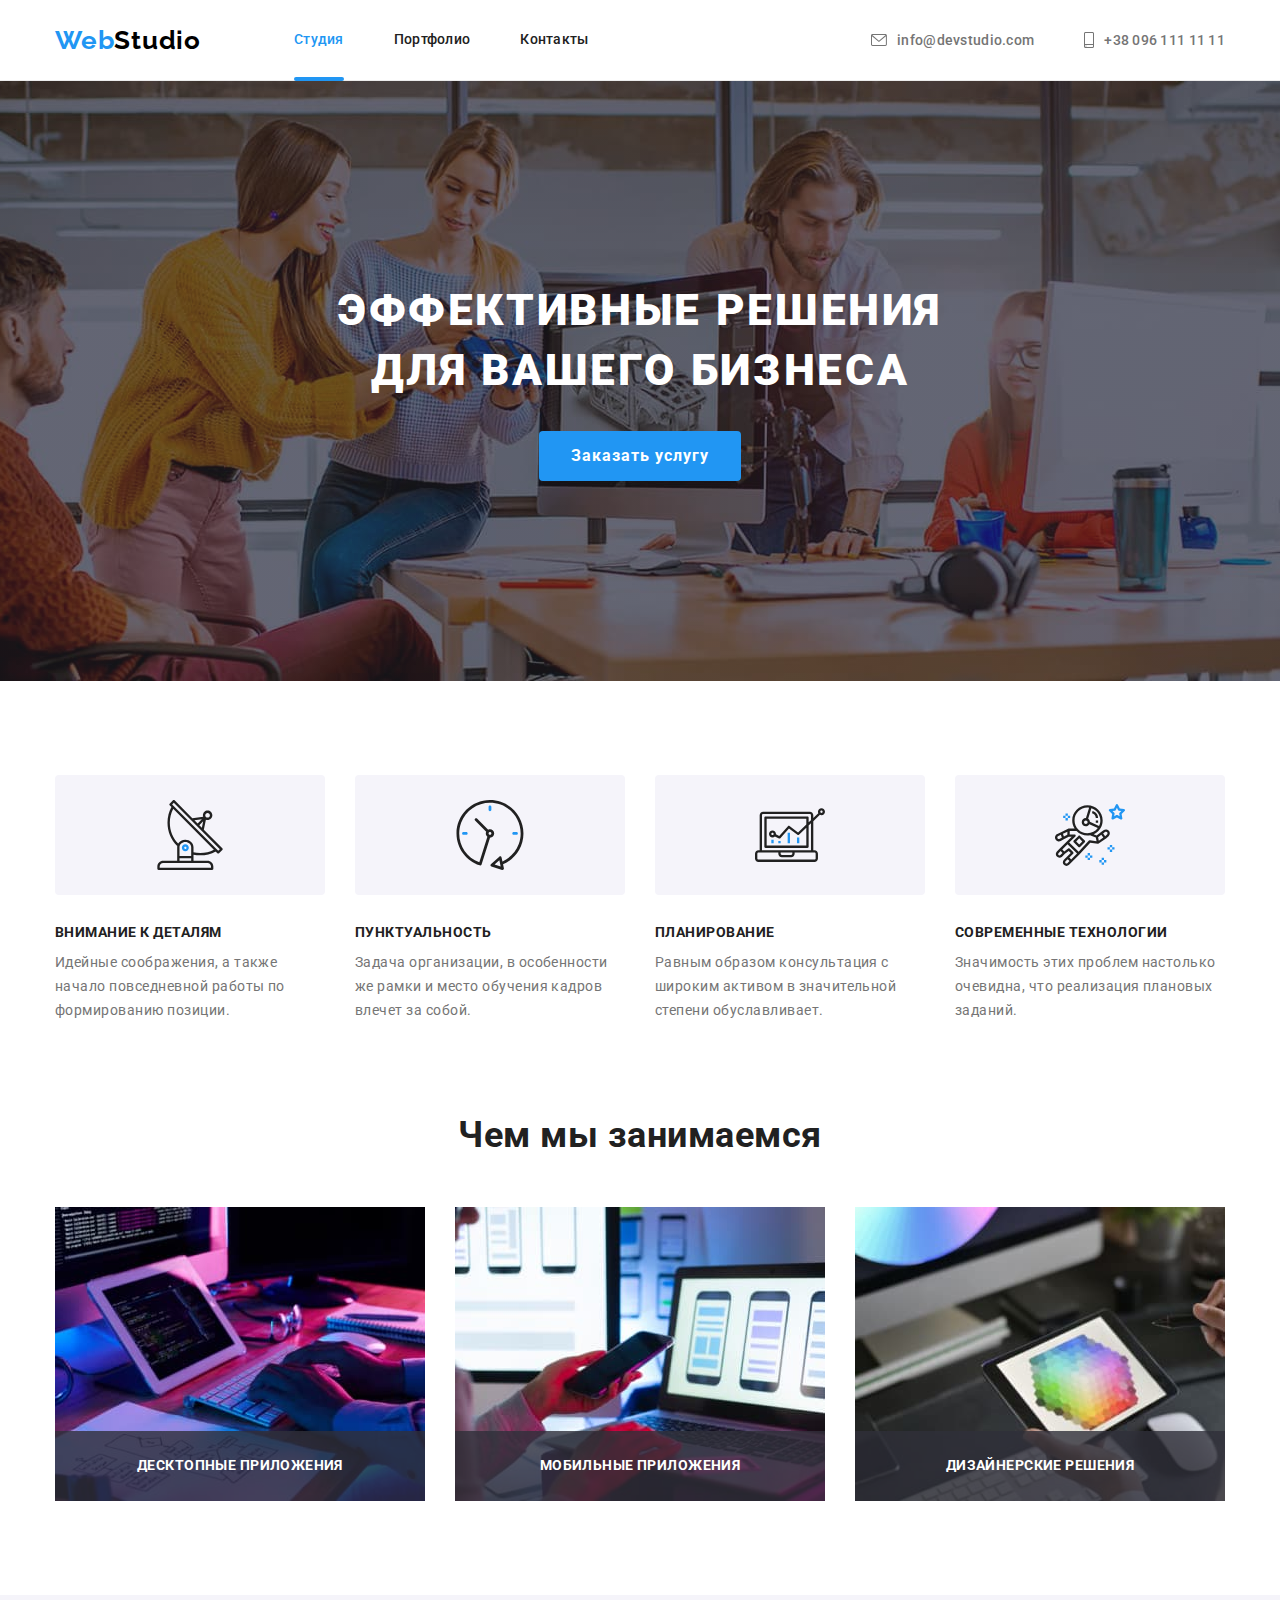
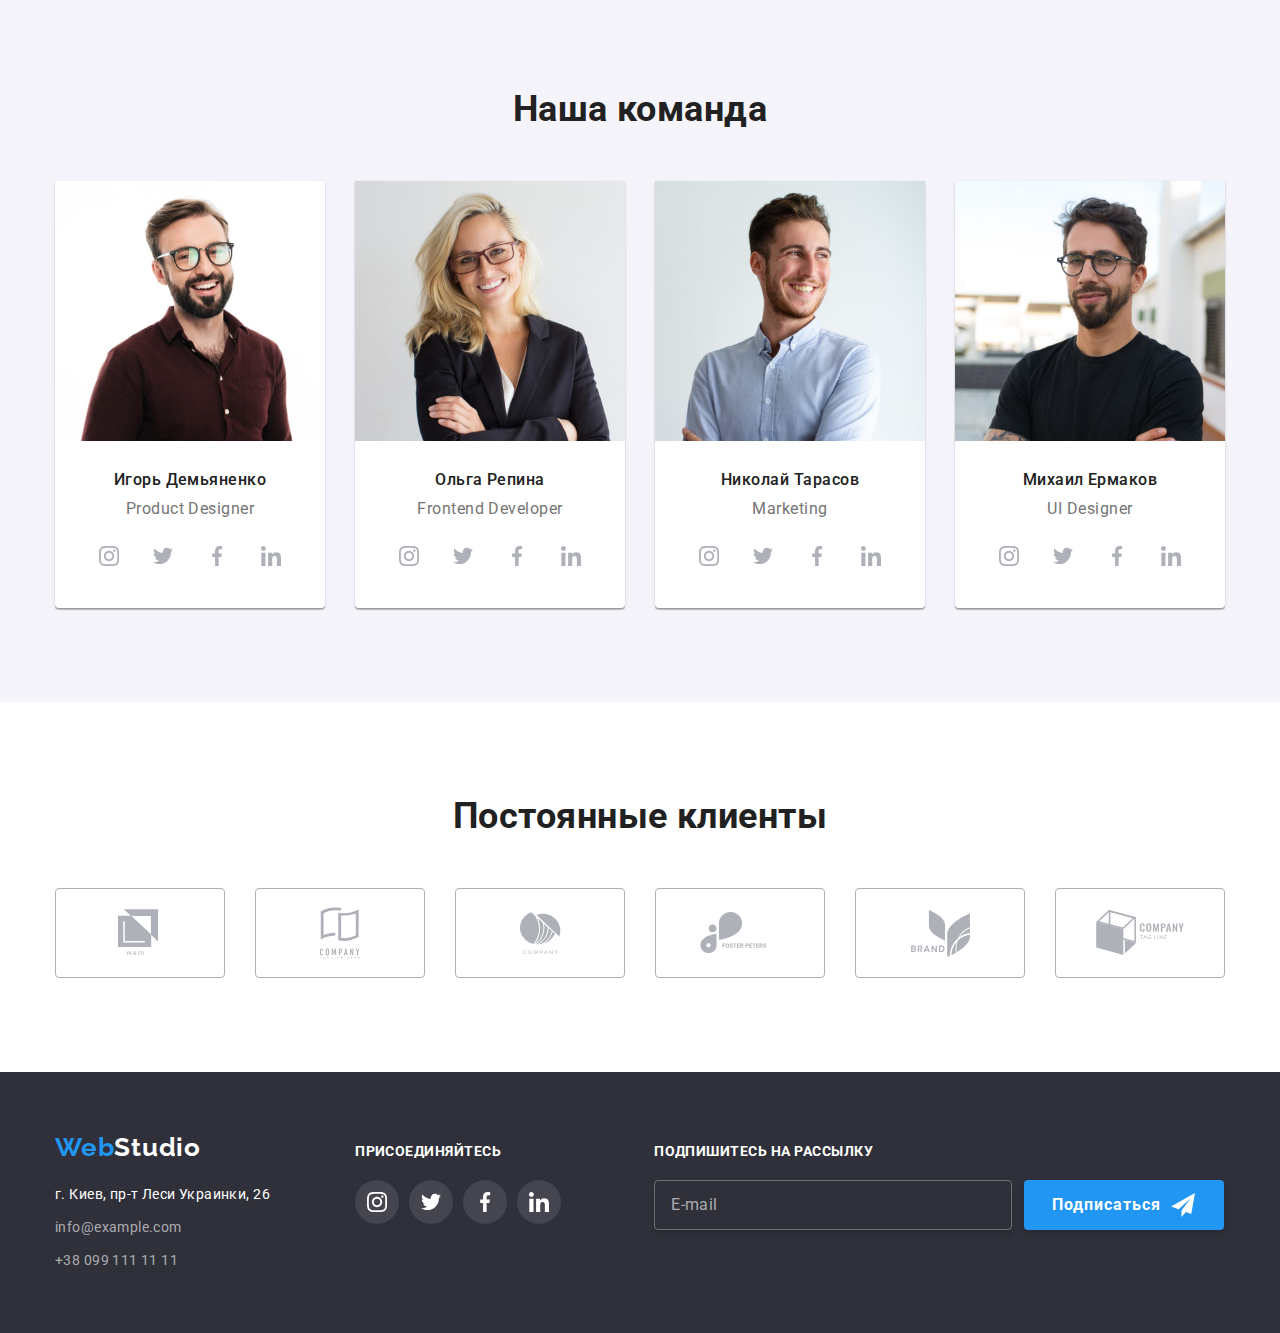
<file: index.html>
<!DOCTYPE html>
<html lang="en">

<head>
    <meta charset="UTF-8">
    <meta name="viewport" content="width=device-width, initial-scale=1.0">
    <title>WebStudio</title>
    <link rel="preconnect" href="https://fonts.gstatic.com">
    <link
        href="https://fonts.googleapis.com/css2?family=Raleway:wght@700&family=Roboto:wght@400;500;700;900&display=swap"
        rel="stylesheet">
    <link rel="stylesheet"
        href="https://cdnjs.cloudflare.com/ajax/libs/modern-normalize/1.0.0/modern-normalize.min.css">

    <link rel="stylesheet" href="./css/main.min.css">
</head>

<body>

    <header class="header">
        <div class="container nav-wrapper">
            <nav class="main-nav">
                <!-- Добавлен <span> для дальнейшей стилизации цветом -->
                <a href="./index.html" lang="en" class="logo nav-logo link"><span>Web</span>Studio</a>
                <ul class="site-nav list">
                    <li class="site-nav__item">
                        <a href="./index.html" class="site-nav__link link current">Студия</a>
                    </li>
                    <li class="site-nav__item">
                        <a href="./portfolio.html" class="site-nav__link link">Портфолио</a>
                    </li>
                    <li class="site-nav__item">
                        <a href="" class="site-nav__link link">Контакты</a>
                    </li>
                </ul>
            </nav>

            <address class="nav-contacts">
                <a class="nav-contacts__title" href="mailto:info@devstudio.com">
                    <svg class="contacts-icon" width="16px" height="12px">
                        <use href="./images/icons/sprite.svg#icon-envelope"></use>
                    </svg>
                    info@devstudio.com</a>

                <a class="nav-contacts__title" href="tel:+380961111111">
                    <svg class="contacts-icon" width="10px" height="16px">
                        <use href="./images/icons/sprite.svg#icon-smartphone"></use>
                    </svg>
                    +38 096 111 11 11</a>
            </address>
        </div>
    </header>

    <main>
        <!-- Секция Герой -->
        <section class="hero">
            <div class="container">
                <h1 class="hero__title">Эффективные решения<br> для вашего бизнеса</h1>
                <button type="button" class="button hero__button" data-modal-open>Заказать услугу</button>
            </div>
        </section>

        <!-- Секция Наши преимущества -->
        <section class="section features">
            <div class="container">
                <!-- Заголовок будет визуально скрыт -->
                <h2 class="section-title visually-hidden">Наши преимущества</h2>
                <ul class="features-list list">
                    <li class="features-list__item">
                        <div class="features-list__icon-wrapper">
                            <svg class="features-list__icon" width="70" height="70">
                                <use href="./images/icons/sprite.svg#icon-antenna"></use>
                            </svg>
                        </div>
                        <h3 class="features-list__title">Внимание к деталям</h3>
                        <p class="features-list__descriptions">Идейные соображения, а также начало повседневной работы
                            по формированию
                            позиции.</p>
                    </li>
                    <li class="features-list__item">
                        <div class="features-list__icon-wrapper">
                            <svg class="features-list__icon" width="70" height="70">
                                <use href="./images/icons/sprite.svg#icon-clock"></use>
                            </svg>
                        </div>
                        <h3 class="features-list__title">Пунктуальность</h3>
                        <p class="features-list__descriptions">Задача организации, в особенности же рамки и место
                            обучения кадров
                            влечет за собой.</p>
                    </li>
                    <li class="features-list__item">
                        <div class="features-list__icon-wrapper">
                            <svg class="features-list__icon" width="70" height="70">
                                <use href="./images/icons/sprite.svg#icon-diagram"></use>
                            </svg>
                        </div>
                        <h3 class="features-list__title">Планирование</h3>
                        <p class="features-list__descriptions">Равным образом консультация с широким активом в
                            значительной степени
                            обуславливает.</p>
                    </li>
                    <li class="features-list__item">
                        <div class="features-list__icon-wrapper">
                            <svg class="features-list__icon" width="70" height="70">
                                <use href="./images/icons/sprite.svg#icon-astronaut"></use>
                            </svg>
                        </div>
                        <h3 class="features-list__title">Современные технологии</h3>
                        <p class="features-list__descriptions">Значимость этих проблем настолько очевидна, что
                            реализация плановых
                            заданий.</p>
                    </li>
                </ul>
            </div>
        </section>

        <!-- Секция Чем мы занимаемся -->
        <section class="section service">
            <div class="container ">
                <h2 class="section-title">Чем мы занимаемся</h2>
                <ul class="service-list list">
                    <li class="service-list__item">
                        <div class="service-list__image-wrp">
                            <img src="./images/studio/img.jpg" width="370" alt="Разработка десктопных приложений">
                            <p class="service-list__overlay">Десктопные приложения</p>
                        </div>
                    </li>
                    <li class="service-list__item">
                        <div class="service-list__image-wrp">
                            <img src="./images/studio/img-2.jpg" width="370" alt="Разработка мобильных приложений">
                            <p class="service-list__overlay">Мобильные приложения</p>
                        </div>
                    </li>
                    <li class="service-list__item">
                        <div class="service-list__image-wrp">
                            <img src="./images/studio/img-3.jpg" width="370" alt="Дизайнерские решения">
                            <p class="service-list__overlay">Дизайнерские решения</p>
                        </div>
                    </li>
                </ul>
            </div>
        </section>

        <!-- Секция Наша команда -->
        <section class="section team">
            <div class="container">
                <h2 class="section-title">Наша команда</h2>
                <ul class="team-list list">
                    <!-- класс item для дальнейшего оформления карточки цветом -->
                    <li class="team-list__item">
                        <img class="team-list__image" src="./images/studio/img-7.jpg" width="270"
                            alt="Фотография Игоря Демьяненко">
                        <h3 class="team-list__title">Игорь Демьяненко</h3>
                        <p class="team-list__description" lang="en">Product Designer</p>
                        <div class="social-list__wrapper">
                            <ul class="social-list list">
                                <li class="social-list__item">
                                    <a class="social-list__link" href="">
                                        <svg class="social-list__icon" width="20" height="20">
                                            <use href="./images/icons/sprite.svg#icon-instagram"></use>
                                        </svg>
                                    </a>
                                </li>
                                <li class="social-list__item">
                                    <a class="social-list__link" href="">
                                        <svg class="social-list__icon" width="20" height="20">
                                            <use href="./images/icons/sprite.svg#icon-twitter"></use>
                                        </svg>
                                    </a>
                                </li>
                                <li class="social-list__item">
                                    <a class="social-list__link" href="">
                                        <svg class="social-list__icon" width="20" height="20">
                                            <use href="./images/icons/sprite.svg#icon-facebook"></use>
                                        </svg>
                                    </a>
                                </li>
                                <li class="social-list__item">
                                    <a class="social-list__link" href="">
                                        <svg class="social-list__icon" width="20" height="20">
                                            <use href="./images/icons/sprite.svg#icon-linkedin"></use>
                                        </svg>
                                    </a>
                                </li>
                            </ul>
                        </div>
                    </li>
                    <li class="team-list__item">
                        <img class="team-list__image" src="./images/studio/img-4.jpg" width="270" alt="Фотография Ольги Репиной">
                        <h3 class="team-list__title">Ольга Репина</h3>
                        <p class="team-list__description" lang="en">Frontend Developer</p>
                        <div class="social-list__wrapper">
                            <ul class="social-list list">
                                <li class="social-list__item">
                                    <a class="social-list__link" href="">
                                        <svg class="social-list__icon" width="20" height="20">
                                            <use href="./images/icons/sprite.svg#icon-instagram"></use>
                                        </svg>
                                    </a>
                                </li>
                                <li class="social-list__item">
                                    <a class="social-list__link" href="">
                                        <svg class="social-list__icon" width="20" height="20">
                                            <use href="./images/icons/sprite.svg#icon-twitter"></use>
                                        </svg>
                                    </a>
                                </li>
                                <li class="social-list__item">
                                    <a class="social-list__link" href="">
                                        <svg class="social-list__icon" width="20" height="20">
                                            <use href="./images/icons/sprite.svg#icon-facebook"></use>
                                        </svg>
                                    </a>
                                </li>
                                <li class="social-list__item">
                                    <a class="social-list__link" href="">
                                        <svg class="social-list__icon" width="20" height="20">
                                            <use href="./images/icons/sprite.svg#icon-linkedin"></use>
                                        </svg>
                                    </a>
                                </li>
                            </ul>
                        </div>
                    </li>
                    <li class="team-list__item">
                        <img class="team-list__image" src="./images/studio/img-5.jpg" width="270"
                            alt="Фотография Николая Тарасова">
                        <h3 class="team-list__title">Николай Тарасов</h3>
                        <p class="team-list__description" lang="en">Marketing</p>
                        <div class="social-list__wrapper">
                            <ul class="social-list list">
                                <li class="social-list__item">
                                    <a class="social-list__link" href="">
                                        <svg class="social-list__icon" width="20" height="20">
                                            <use href="./images/icons/sprite.svg#icon-instagram"></use>
                                        </svg>
                                    </a>
                                </li>
                                <li class="social-list__item">
                                    <a class="social-list__link" href="">
                                        <svg class="social-list__icon" width="20" height="20">
                                            <use href="./images/icons/sprite.svg#icon-twitter"></use>
                                        </svg>
                                    </a>
                                </li>
                                <li class="social-list__item">
                                    <a class="social-list__link" href="">
                                        <svg class="social-list__icon" width="20" height="20">
                                            <use href="./images/icons/sprite.svg#icon-facebook"></use>
                                        </svg>
                                    </a>
                                </li>
                                <li class="social-list__item">
                                    <a class="social-list__link" href="">
                                        <svg class="social-list__icon" width="20" height="20">
                                            <use href="./images/icons/sprite.svg#icon-linkedin"></use>
                                        </svg>
                                    </a>
                                </li>
                            </ul>
                        </div>
                    </li>
                    <li class="team-list__item">
                        <img class="team-list__image" src="./images/studio/img-6.jpg" width="270"
                            alt="Фотография Михаила Ермакова">
                        <h3 class="team-list__title">Михаил Ермаков</h3>
                        <p class="team-list__description" lang="en">UI Designer</p>
                        <div class="social-list__wrapper">
                            <ul class="social-list list">
                                <li class="social-list__item">
                                    <a class="social-list__link" href="">
                                        <svg class="social-list__icon" width="20" height="20">
                                            <use href="./images/icons/sprite.svg#icon-instagram"></use>
                                        </svg>
                                    </a>
                                </li>
                                <li class="social-list__item">
                                    <a class="social-list__link" href="">
                                        <svg class="social-list__icon" width="20" height="20">
                                            <use href="./images/icons/sprite.svg#icon-twitter"></use>
                                        </svg>
                                    </a>
                                </li>
                                <li class="social-list__item">
                                    <a class="social-list__link" href="">
                                        <svg class="social-list__icon" width="20" height="20">
                                            <use href="./images/icons/sprite.svg#icon-facebook"></use>
                                        </svg>
                                    </a>
                                </li>
                                <li class="social-list__item">
                                    <a class="social-list__link" href="">
                                        <svg class="social-list__icon" width="20" height="20">
                                            <use href="./images/icons/sprite.svg#icon-linkedin"></use>
                                        </svg>
                                    </a>
                                </li>
                            </ul>
                        </div>
                    </li>
                </ul>
            </div>
        </section>

        <!-- Секция наши клиенты -->
        <section class="section clients">
            <div class="container">
                <h2 class="section-title">Постоянные клиенты</h2>
                <ul class="clients-list list">
                    <li class="clients-list__item">
                        <a href="" class="clients-list__link">
                            <svg class="clients-list__icon" width="44.27" height="49.23">
                                <use href="./images/icons/sprite.svg#icon-logo-1"></use>
                            </svg>
                        </a>
                    </li>
                    <li class="clients-list__item">
                        <a href="" class="clients-list__link">
                            <svg class="clients-list__icon" width="40" height="52">
                                <use href="./images/icons/sprite.svg#icon-logo-2"></use>
                            </svg>
                        </a>
                    </li>
                    <li class="clients-list__item">
                        <a href="" class="clients-list__link">
                            <svg class="clients-list__icon" width="41" height="42.6">
                                <use href="./images/icons/sprite.svg#icon-logo-3"></use>
                            </svg>
                        </a>
                    </li>
                    <li class="clients-list__item">
                        <a href="" class="clients-list__link">
                            <svg class="clients-list__icon" width="79.66" height="42.02">
                                <use href="./images/icons/sprite.svg#icon-logo-4"></use>
                            </svg>
                        </a>
                    </li>
                    <li class="clients-list__item">
                        <a href="" class="clients-list__link">
                            <svg class="clients-list__icon" width="59" height="47">
                                <use href="./images/icons/sprite.svg#icon-logo-5"></use>
                            </svg>
                        </a>
                    </li>
                    <li class="clients-list__item">
                        <a href="" class="clients-list__link">
                            <svg class="clients-list__icon" width="88.48" height="45.44">
                                <use href="./images/icons/sprite.svg#icon-logo-6"></use>
                            </svg>
                        </a>
                    </li>
                </ul>
            </div>
        </section>
    </main>
    <footer class="footer">
        <div class="footer-wrapper container">
            <div class="footer__left-side">
                <!-- Добавлен <span> для дальнейшей стилизации цветом -->
                <a href="./index.html" lang="en" class="logo footer-logo link"><span>Web</span>Studio</a>
                <address class="footer-address">
                    г. Киев, пр-т Леси Украинки, 26
                </address>
                <address class="footer-contacts">
                    <a class="footer-contacts__title" href="mailto:info@example.com">info@example.com</a>
                    <a class="footer-contacts__title" href="tel:+380991111111">+38 099 111 11 11</a>
                </address>
            </div>

            <div class="footer-social">
                <p class="footer-social__description">присоединяйтесь</p>
                <ul class="footer-social-list list">
                    <li class="footer-social-list__item">
                        <a class="footer-social-list__link" href="">
                            <svg class="footer-social-list__icon" width="20" height="20">
                                <use href="./images/icons/sprite.svg#icon-instagram"></use>
                            </svg>
                        </a>
                    </li>
                    <li class="footer-social-list__item">
                        <a class="footer-social-list__link" href="">
                            <svg class="footer-social-list__icon" width="20" height="20">
                                <use href="./images/icons/sprite.svg#icon-twitter"></use>
                            </svg>
                        </a>
                    </li>
                    <li class="footer-social-list__item">
                        <a class="footer-social-list__link" href="">
                            <svg class="footer-social-list__icon" width="20" height="20">
                                <use href="./images/icons/sprite.svg#icon-facebook"></use>
                            </svg>
                        </a>
                    </li>
                    <li class="footer-social-list__item">
                        <a class="footer-social-list__link" href="">
                            <svg class="footer-social-list__icon" width="20" height="20">
                                <use href="./images/icons/sprite.svg#icon-linkedin"></use>
                            </svg>
                        </a>
                    </li>
                </ul>
            </div>

            <form action="" class="footer-form js-speaker-form">
                <div class="footer-form__form-field">
                    <label class="footer-form__label" for="subscribe">Подпишитесь на рассылку</label>
                    <input class="footer-form__input" type="email" name="subscribe" id="subscribe" placeholder="E-mail">
                </div>

                <button type="submit" class="button footer-form__button">
                    Подписаться
                    <svg class="footer-form__icon" width="24" height="24">
                        <use href="./images/icons/sprite.svg#form-send"></use>
                    </svg>
                </button>
            </form>
        </div>
    </footer>

    <div class="backdrop is-hidden" data-modal>
        <div class="modal">
            <button type="button" class="modal-button" data-modal-close>
                <svg class="modal-button__icon" width="18" height="18">
                    <use href="./images/icons/sprite.svg#icon-close"></use>
                </svg>
            </button>

            <form action="" class="form js-speaker-form">
                <p class="form-title">Оставьте свои данные, мы вам перезвоним</p>
                <div class="form-field">
                    <label for="name" class="label-description">Имя</label>
                    <div class="modal-form__input-wrapper">
                        <input class="modal-form__input" type="text" name="user-name" id="name">
                        <svg class="modal-form__icon" width="18" height="18">
                            <use href="./images/icons/sprite.svg#form-person"></use>
                        </svg>
                    </div>
                </div>

                <div class="form-field">
                    <label for="telephone" class="label-description">Телефон</label>
                    <div class="modal-form__input-wrapper">
                        <input class="modal-form__input" type="tel" name="user-telephone" id="telephone">
                        <svg class="modal-form__icon" width="18" height="18">
                            <use href="./images/icons/sprite.svg#form-phone"></use>
                        </svg>
                    </div>
                </div>

                <div class="form-field">
                    <label for="email" class="label-description">Почта</label>
                    <div class="modal-form__input-wrapper">
                        <input class="modal-form__input" type="email" name="user-email" id="email">
                        <svg class="modal-form__icon" width="18" height="18">
                            <use href="./images/icons/sprite.svg#form-email"></use>
                        </svg>
                    </div>
                </div>

                <div class="form-field textarea">
                    <label for="comment" class="label-description">Комментарий</label>
                    <textarea class="modal-form__comment" name="comment" id="comment"
                        placeholder="Введите текст"></textarea>
                </div>

                <div class="form-field policy">
                    <input class="modal-form__input-policy visually-hidden" type="checkbox" name="policy" value="policy"
                        id="policy">
                    <label class="modal-form__label-policy" for="policy">Соглашаюсь с рассылкой и принимаю &nbsp;<a
                            href="#" class="policy-link">Условия договора</a></label>
                </div>

                <button type="submit" class="button button-submit">Отправить</button>
            </form>
        </div>
    </div>

    <script src="./js/modal.js"></script>
    <script src="./js/form.js"></script>
</body>

</html>
</file>
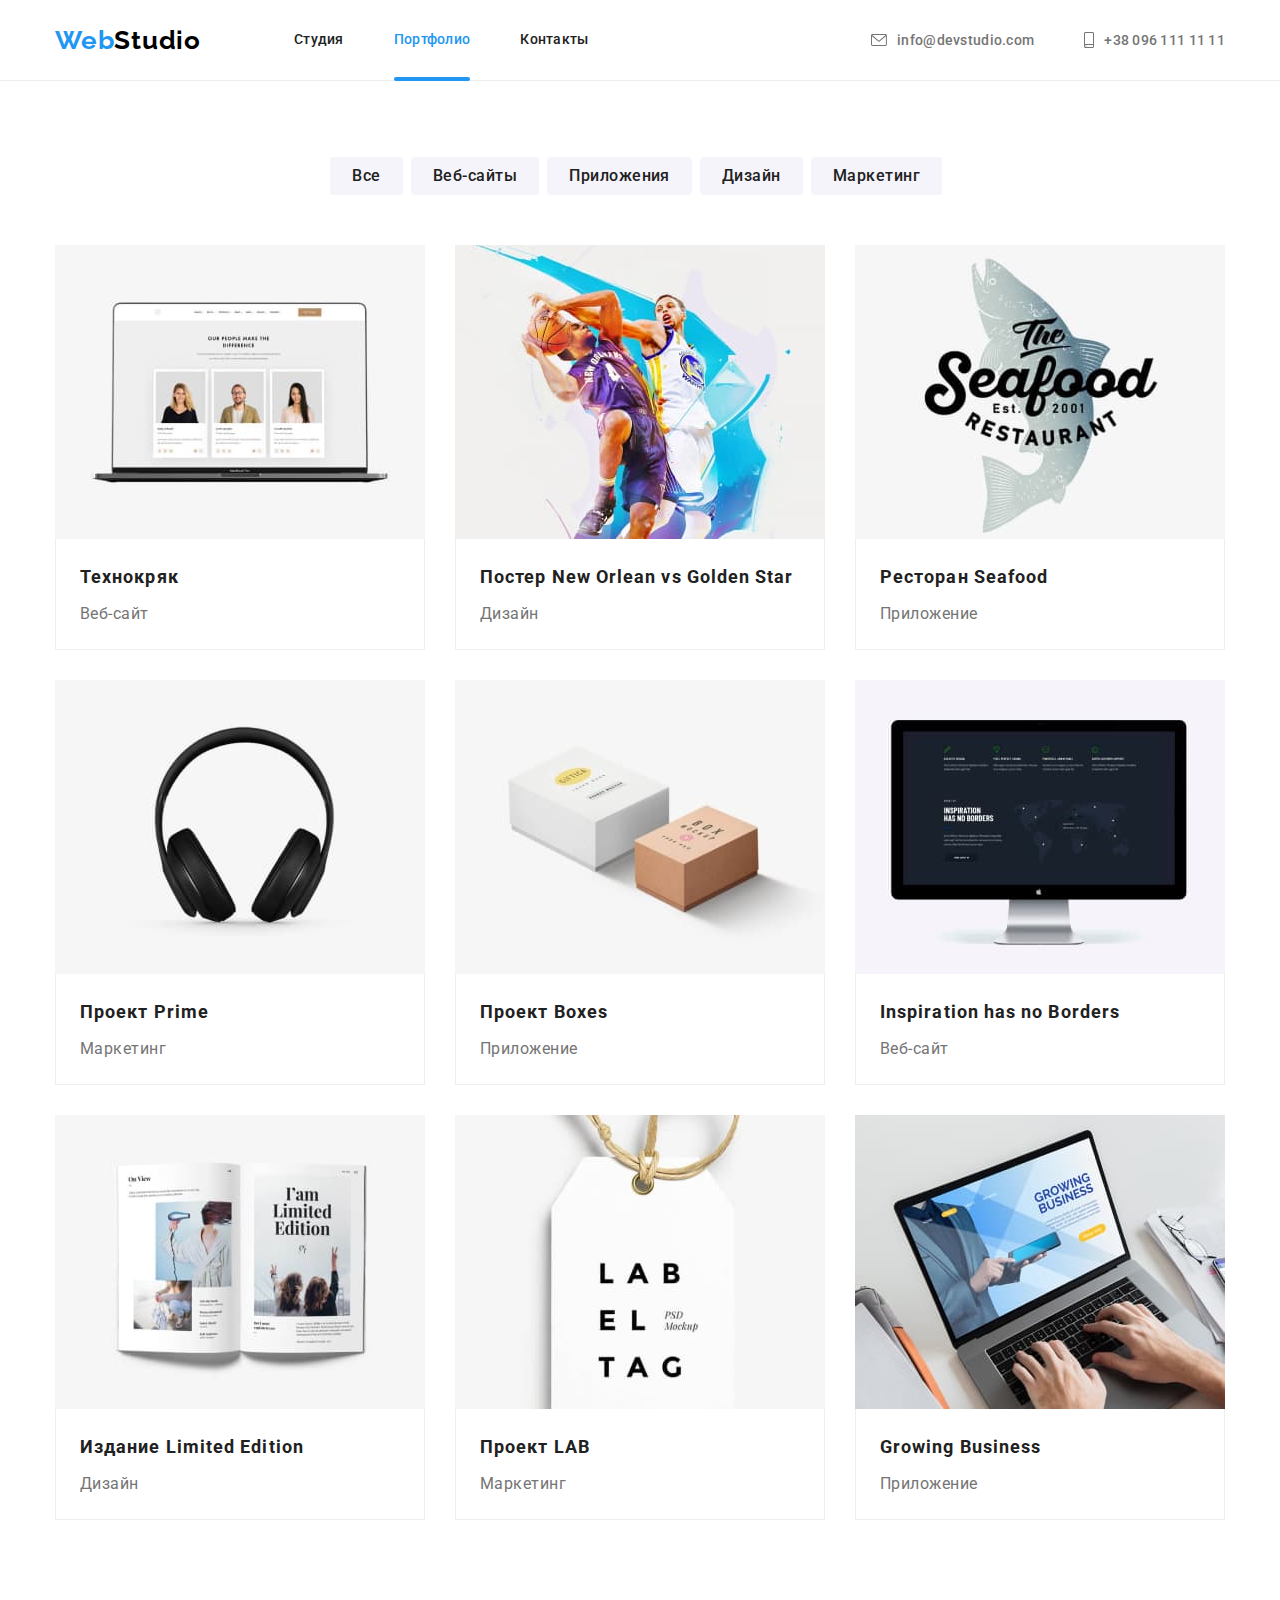
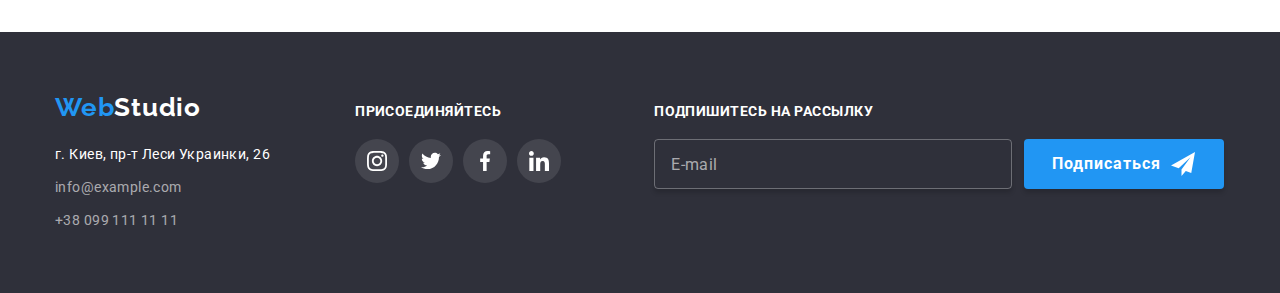
<file: portfolio.html>
<!DOCTYPE html>
<html lang="en">

<head>
    <meta charset="UTF-8">
    <meta name="viewport" content="width=device-width, initial-scale=1.0">
    <title>Portfolio</title>
    <link rel="preconnect" href="https://fonts.gstatic.com">
    <link
        href="https://fonts.googleapis.com/css2?family=Raleway:wght@700&family=Roboto:wght@400;500;700;900&display=swap"
        rel="stylesheet">
    <link rel="stylesheet"
        href="https://cdnjs.cloudflare.com/ajax/libs/modern-normalize/1.0.0/modern-normalize.min.css">

    <link rel="stylesheet" href="./css/portfolio.min.css">
</head>


<body>

    <header class="header">
        <div class="container nav-wrapper">
            <nav class="main-nav">
                <!-- Добавлен <span> для дальнейшей стилизации цветом -->
                <a href="./index.html" lang="en" class="logo nav-logo link"><span>Web</span>Studio</a>
                <ul class="site-nav list">
                    <li class="site-nav__item">
                        <a href="./index.html" class="site-nav__link link ">Студия</a>
                    </li>
                    <li class="site-nav__item">
                        <a href="./portfolio.html" class="site-nav__link link current">Портфолио</a>
                    </li>
                    <li class="site-nav__item">
                        <a href="" class="site-nav__link link">Контакты</a>
                    </li>
                </ul>
            </nav>

            <address class="nav-contacts">
                <a class="nav-contacts__title" href="mailto:info@devstudio.com">
                    <svg class="contacts-icon" width="16px" height="12px">
                        <use href="./images/icons/sprite.svg#icon-envelope"></use>
                    </svg>
                    info@devstudio.com</a>

                <a class="nav-contacts__title" href="tel:+380961111111">
                    <svg class="contacts-icon" width="10px" height="16px">
                        <use href="./images/icons/sprite.svg#icon-smartphone"></use>
                    </svg>
                    +38 096 111 11 11</a>
            </address>
        </div>
    </header>

    <main>
        <section class="section works">
            <div class="container">
                <h1 class="section-title visually-hidden">Наши работы</h1>
                <ul class="portfolio-buttons list">
                    <li>
                        <button type="button" class="button portfolio-button">Все</button>
                    </li>
                    <li>
                        <button type="button" class="button portfolio-button">Веб-сайты</button>
                    </li>
                    <li>
                        <button type="button" class="button portfolio-button">Приложения</button>
                    </li>
                    <li>
                        <button type="button" class="button portfolio-button">Дизайн</button>
                    </li>
                    <li>
                        <button type="button" class="button portfolio-button">Маркетинг</button>
                    </li>
                </ul>
                <ul class="works-list list">
                    <li class="works-list__item">
                        <a href="" class="works-list__link">
                            <div class="image-thumb">
                                <img src="./images/portfolio/img1.jpg" alt="Ноутбук с загруженной веб страницой">
                                <p class="overlay">Технокряк это современная<br> площадка распространения<br>
                                    коронавируса. Компании<br> используют эту платформу для<br> цифрового шпионажа и
                                    атак
                                    на<br>
                                    защищённые сервера конкурентов.</p>
                            </div>
                            <div class="works-list__description-wrapper">
                                <h2 class="works-list__title">Технокряк</h2>
                                <p class="works-list__description">Веб-сайт</p>
                            </div>
                        </a>
                    </li>

                    <li class="works-list__item">
                        <a href="" class="works-list__link">
                            <div class="image-thumb">
                                <img src="./images/portfolio/img2.jpg" alt="Постер с двумя баскетболистами">
                                <p class="overlay">Технокряк это современная<br> площадка распространения<br>
                                    коронавируса. Компании<br> используют эту платформу для<br> цифрового шпионажа и
                                    атак
                                    на<br>
                                    защищённые сервера конкурентов.</p>
                            </div>
                            <div class="works-list__description-wrapper">
                                <h2 class="works-list__title">Постер New Orlean vs Golden Star</h2>
                                <p class="works-list__description">Дизайн</p>
                            </div>
                        </a>
                    </li>

                    <li class="works-list__item">
                        <a href="" class="works-list__link">
                            <div class="image-thumb">
                                <img src="./images/portfolio/img3.jpg" width="370" height="294"
                                    alt="Логотип с название ресторана">
                                <p class="overlay">Технокряк это современная<br> площадка распространения<br>
                                    коронавируса. Компании<br> используют эту платформу для<br> цифрового шпионажа и
                                    атак
                                    на<br>
                                    защищённые сервера конкурентов.</p>
                            </div>
                            <div class="works-list__description-wrapper">
                                <h2 class="works-list__title">Ресторан Seafood</h2>
                                <p class="works-list__description">Приложение</p>
                            </div>
                        </a>
                    </li>

                    <li class="works-list__item">
                        <a href="" class="works-list__link">
                            <div class="image-thumb">
                                <img src="./images/portfolio/img4.jpg" width="370" height="294" alt="Наушники">
                                <p class="overlay">Технокряк это современная<br> площадка распространения<br>
                                    коронавируса. Компании<br> используют эту платформу для<br> цифрового шпионажа и
                                    атак
                                    на<br>
                                    защищённые сервера конкурентов.</p>
                            </div>
                            <div class="works-list__description-wrapper">
                                <h2 class="works-list__title">Проект Prime</h2>
                                <p class="works-list__description">Маркетинг</p>
                            </div>
                        </a>
                    </li>

                    <li class="works-list__item">
                        <a href="" class="works-list__link">
                            <div class="image-thumb">
                                <img src="./images/portfolio/img5.jpg" width="370" height="294" alt="Макет коробок">
                                <p class="overlay">Технокряк это современная<br> площадка распространения<br>
                                    коронавируса. Компании<br> используют эту платформу для<br> цифрового шпионажа и
                                    атак
                                    на<br>
                                    защищённые сервера конкурентов.</p>
                            </div>
                            <div class="works-list__description-wrapper">
                                <h2 class="works-list__title">Проект Boxes</h2>
                                <p class="works-list__description">Приложение</p>
                            </div>
                        </a>
                    </li>

                    <li class="works-list__item">
                        <a href="" class="works-list__link">
                            <div class="image-thumb">
                                <img src="./images/portfolio/img6.jpg" width="370" height="294"
                                    alt="Изображение компьютера с загруженной программой">
                                <p class="overlay">Технокряк это современная<br> площадка распространения<br>
                                    коронавируса. Компании<br> используют эту платформу для<br> цифрового шпионажа и
                                    атак
                                    на<br>
                                    защищённые сервера конкурентов.</p>
                            </div>
                            <div class="works-list__description-wrapper">
                                <h2 class="works-list__title">Inspiration has no Borders</h2>
                                <p class="works-list__description">Веб-сайт</p>
                            </div>
                        </a>
                    </li>

                    <li class="works-list__item">
                        <a href="" class="works-list__link">
                            <div class="image-thumb">
                                <img src="./images/portfolio/img7.jpg" width="370" height="294" alt="Раскрытый журнал">
                                <p class="overlay">Технокряк это современная<br> площадка распространения<br>
                                    коронавируса. Компании<br> используют эту платформу для<br> цифрового шпионажа и
                                    атак
                                    на<br>
                                    защищённые сервера конкурентов.</p>
                            </div>
                            <div class="works-list__description-wrapper">
                                <h2 class="works-list__title">Издание Limited Edition</h2>
                                <p class="works-list__description">Дизайн</p>
                            </div>
                        </a>
                    </li>

                    <li class="works-list__item">
                        <a href="" class="works-list__link">
                            <div class="image-thumb">
                                <img src="./images/portfolio/img8.jpg" width="370" height="294" alt="Макет бирки">
                                <p class="overlay">Технокряк это современная<br> площадка распространения<br>
                                    коронавируса. Компании<br> используют эту платформу для<br> цифрового шпионажа и
                                    атак
                                    на<br>
                                    защищённые сервера конкурентов.</p>
                            </div>
                            <div class="works-list__description-wrapper">
                                <h2 class="works-list__title">Проект LAB</h2>
                                <p class="works-list__description">Маркетинг</p>
                            </div>
                        </a>
                    </li>

                    <li class="works-list__item">
                        <a href="" class="works-list__link">
                            <div class="image-thumb">
                                <img src="./images/portfolio/img9.jpg" width="370" height="294"
                                    alt="Ноутбук с загруженным приложением">
                                <p class="overlay">Технокряк это современная<br> площадка распространения<br>
                                    коронавируса. Компании<br> используют эту платформу для<br> цифрового шпионажа и
                                    атак
                                    на<br>
                                    защищённые сервера конкурентов.</p>
                            </div>
                            <div class="works-list__description-wrapper">
                                <h2 class="works-list__title">Growing Business</h2>
                                <p class="works-list__description">Приложение</p>
                            </div>
                        </a>
                    </li>
                </ul>
            </div>
        </section>
    </main>

    <footer class="footer">
        <div class="footer-wrapper container">
            <div class="footer__left-side">
                <!-- Добавлен <span> для дальнейшей стилизации цветом -->
                <a href="./index.html" lang="en" class="logo footer-logo link"><span>Web</span>Studio</a>
                <address class="footer-address">
                    г. Киев, пр-т Леси Украинки, 26
                </address>
                <address class="footer-contacts">
                    <a class="footer-contacts__title" href="mailto:info@example.com">info@example.com</a>
                    <a class="footer-contacts__title" href="tel:+380991111111">+38 099 111 11 11</a>
                </address>
            </div>

            <div class="footer-social">
                <p class="footer-social__description">присоединяйтесь</p>
                <ul class="footer-social-list list">
                    <li class="footer-social-list__item">
                        <a class="footer-social-list__link" href="">
                            <svg class="footer-social-list__icon" width="20" height="20">
                                <use href="./images/icons/sprite.svg#icon-instagram"></use>
                            </svg>
                        </a>
                    </li>
                    <li class="footer-social-list__item">
                        <a class="footer-social-list__link" href="">
                            <svg class="footer-social-list__icon" width="20" height="20">
                                <use href="./images/icons/sprite.svg#icon-twitter"></use>
                            </svg>
                        </a>
                    </li>
                    <li class="footer-social-list__item">
                        <a class="footer-social-list__link" href="">
                            <svg class="footer-social-list__icon" width="20" height="20">
                                <use href="./images/icons/sprite.svg#icon-facebook"></use>
                            </svg>
                        </a>
                    </li>
                    <li class="footer-social-list__item">
                        <a class="footer-social-list__link" href="">
                            <svg class="footer-social-list__icon" width="20" height="20">
                                <use href="./images/icons/sprite.svg#icon-linkedin"></use>
                            </svg>
                        </a>
                    </li>
                </ul>
            </div>

            <form action="" class="footer-form js-speaker-form">
                <div class="footer-form__form-field">
                    <label class="footer-form__label" for="subscribe">Подпишитесь на рассылку</label>
                    <input class="footer-form__input" type="email" name="subscribe" id="subscribe" placeholder="E-mail">
                </div>

                <button type="submit" class="button footer-form__button">
                    Подписаться
                    <svg class="footer-form__icon" width="24" height="24">
                        <use href="./images/icons/sprite.svg#form-send"></use>
                    </svg>
                </button>
            </form>
        </div>

    </footer>
    <script src="./js/form.js"></script>
</body>

</html>
</file>
<file: css/main.min.css>
:root{--primary-white-color: #ffffff;--second-bg-color: #f5f4fa;--third-bg-color: #2f303a;--primary-text-color: #212121;--title-text-color: #757575;--text-color-placeholder: rgba(117, 117, 117, 0.5);--accent-color: #2196f3;--black-color: #000000;--bcg-hero: #c4c4c4;--gradient-color: rgba(47, 48, 58, 0.4);--clients-logo: #afb1b8;--works-list-border: #eeeeee;--timing: cubic-bezier(0.4, 0, 0.2, 1)}.visually-hidden{position:absolute;white-space:nowrap;width:1px;height:1px;overflow:hidden;border:0;padding:0;clip:rect(0 0 0 0);-webkit-clip-path:inset(50%);clip-path:inset(50%);margin:-1px}.container{width:1200px;padding-right:15px;padding-left:15px;margin:0 auto}body{color:var(--title-text-color);background-color:var(--primary-white-color);font-family:Roboto, sans-serif;letter-spacing:0.03em}img{display:block;max-width:100%;height:auto}ul,ol{padding:0;margin:0}h1,h2,h3,h4,h5,h6,p{margin:0;padding:0}a{text-decoration:none}.list{list-style:none}.logo{font-family:Raleway, sans-serif;font-weight:700;font-size:26px;line-height:1.192;letter-spacing:0.03em}.button{display:inline-block;color:var(--primary-text-color);background-color:var(--second-bg-color);font-family:inherit;border-radius:4px;border:none;text-align:center}.section-title{margin-bottom:50px;color:var(--primary-text-color);font-weight:700;font-size:36px;line-height:1.16;text-align:center}.backdrop{position:fixed;top:0;left:0;width:100%;height:100%;background-color:rgba(0,0,0,0.2);-webkit-transition-property:opacity, visibility;transition-property:opacity, visibility;-webkit-transition-duration:400ms;transition-duration:400ms;-webkit-transition-timing-function:var(--timing);transition-timing-function:var(--timing)}.backdrop.is-hidden .modal{-webkit-transform:translate(-50%, -50%) scale(0);transform:translate(-50%, -50%) scale(0)}.modal{position:absolute;top:50%;left:50%;-webkit-transform:translate(-50%, -50%) scale(1);transform:translate(-50%, -50%) scale(1);width:528px;min-height:581px;padding-top:40px;padding-right:45px;padding-bottom:40px;padding-left:35px;background-color:var(--primary-white-color);-webkit-box-shadow:0px 1px 3px rgba(0,0,0,0.12),0px 1px 1px rgba(0,0,0,0.14),0px 2px 1px rgba(0,0,0,0.2);box-shadow:0px 1px 3px rgba(0,0,0,0.12),0px 1px 1px rgba(0,0,0,0.14),0px 2px 1px rgba(0,0,0,0.2);border-radius:4px;-webkit-transition-property:-webkit-transform;transition-property:-webkit-transform;transition-property:transform;transition-property:transform, -webkit-transform;-webkit-transition-duration:250ms;transition-duration:250ms;-webkit-transition-timing-function:var(--timing);transition-timing-function:var(--timing);-webkit-transition-delay:150ms;transition-delay:150ms}.modal-button{position:absolute;top:10px;right:8px;padding:0px;display:-webkit-box;display:-ms-flexbox;display:flex;-webkit-box-align:center;-ms-flex-align:center;align-items:center;-webkit-box-pack:center;-ms-flex-pack:center;justify-content:center;width:30px;height:30px;background-color:var(--primary-white-color);border:1px solid rgba(0,0,0,0.1);border-radius:50%;cursor:pointer;-webkit-transition-property:color;transition-property:color;-webkit-transition-duration:250ms;transition-duration:250ms;-webkit-transition-timing-function:var(--timing);transition-timing-function:var(--timing)}.modal-button:hover,.modal-button:focus{color:var(--accent-color)}.modal-button__icon{fill:currentColor}.backdrop.is-hidden{opacity:0;visibility:hidden;pointer-events:none}.label-description{color:var(--title-text-color);font-weight:400;font-size:12px;line-height:1.171;letter-spacing:0.01em}.form-title{margin-bottom:12px;color:var(--primary-text-color);font-size:20px;font-weight:700;line-height:1.172}.form-field{display:-webkit-box;display:-ms-flexbox;display:flex;-webkit-box-orient:vertical;-webkit-box-direction:normal;-ms-flex-direction:column;flex-direction:column;margin-bottom:10px}.form-field label{margin-bottom:4px}.modal-form__input-wrapper{position:relative;color:var(--primary-text-color)}.modal-form__input{height:40px;width:100%;padding-left:42px;border:1px solid rgba(33,33,33,0.2);border-radius:4px;-webkit-transition-property:border-color;transition-property:border-color;-webkit-transition-duration:250ms;transition-duration:250ms;-webkit-transition-timing-function:var(--timing);transition-timing-function:var(--timing)}.modal-form__input:focus{outline:none;border-color:var(--accent-color)}.form-field.textarea{margin-bottom:20px}.modal-form__icon{position:absolute;left:12px;top:50%;-webkit-transform:translateY(-50%);transform:translateY(-50%);fill:currentColor;-webkit-transition-property:color;transition-property:color;-webkit-transition-duration:250ms;transition-duration:250ms;-webkit-transition-timing-function:var(--timing);transition-timing-function:var(--timing)}.modal-form__input:focus+.modal-form__icon{color:var(--accent-color)}.modal-form__comment{width:100%;height:120px;padding:12px 16px;border:1px solid rgba(33,33,33,0.2);border-radius:4px;resize:none;-webkit-transition-property:border-color;transition-property:border-color;-webkit-transition-duration:250ms;transition-duration:250ms;-webkit-transition-timing-function:var(--timing);transition-timing-function:var(--timing)}.comment::-webkit-input-placeholder{color:var(--text-color-placeholder);font-weight:400;font-size:12px;line-height:1.171;letter-spacing:0.01em}.comment:-ms-input-placeholder{color:var(--text-color-placeholder);font-weight:400;font-size:12px;line-height:1.171;letter-spacing:0.01em}.comment::-ms-input-placeholder{color:var(--text-color-placeholder);font-weight:400;font-size:12px;line-height:1.171;letter-spacing:0.01em}.comment::placeholder{color:var(--text-color-placeholder);font-weight:400;font-size:12px;line-height:1.171;letter-spacing:0.01em}.modal-form__comment:focus{outline:none;border-color:var(--accent-color)}.form-field.policy{-webkit-box-align:center;-ms-flex-align:center;align-items:center;margin-bottom:30px}.policy label{margin-bottom:0px;font-weight:400;font-size:14px;line-height:1.714}.modal-form__label-policy{display:-webkit-box;display:-ms-flexbox;display:flex;-webkit-box-align:center;-ms-flex-align:center;align-items:center}.modal-form__label-policy::before{content:"";display:inline-block;width:16px;height:16px;margin-right:8.38px;border:2px solid var(--primary-text-color);border-radius:2px;background-repeat:no-repeat;background-position:center}.modal-form__input-policy:checked+.modal-form__label-policy::before{background-color:var(--accent-color);background-image:url(../images/icons/icon-check-vector.svg);border:none}.policy-link{color:var(--accent-color);text-decoration:underline}.button-submit{display:block;min-width:200px;height:50px;padding:10px 55px;margin-left:auto;margin-right:auto;color:var(--primary-white-color);background-color:var(--accent-color);font-weight:700;font-size:16px;line-height:1.8;letter-spacing:0.06em;cursor:pointer;-webkit-transition-property:background-color, -webkit-box-shadow;transition-property:background-color, -webkit-box-shadow;transition-property:background-color, box-shadow;transition-property:background-color, box-shadow, -webkit-box-shadow;-webkit-transition-duration:250ms;transition-duration:250ms;-webkit-transition-timing-function:var(--timing);transition-timing-function:var(--timing)}.button-submit:hover,.button-submit:focus{background-color:#0e86e8;-webkit-box-shadow:0px 1px 1px rgba(0,0,0,0.12),0px 4px 4px rgba(0,0,0,0.06),1px 4px 6px rgba(0,0,0,0.16);box-shadow:0px 1px 1px rgba(0,0,0,0.12),0px 4px 4px rgba(0,0,0,0.06),1px 4px 6px rgba(0,0,0,0.16)}.social-list__wrapper{padding-left:32px;padding-right:32px;padding-bottom:30px}.social-list{display:-webkit-box;display:-ms-flexbox;display:flex;-webkit-box-align:center;-ms-flex-align:center;align-items:center;-webkit-box-pack:justify;-ms-flex-pack:justify;justify-content:space-between}.social-list__link{display:-webkit-box;display:-ms-flexbox;display:flex;-webkit-box-align:center;-ms-flex-align:center;align-items:center;-webkit-box-pack:center;-ms-flex-pack:center;justify-content:center;width:44px;height:44px;border-radius:50%;color:#afb1b8;-webkit-transition-property:background-color, color;transition-property:background-color, color;-webkit-transition-duration:250ms;transition-duration:250ms;-webkit-transition-timing-function:var(--timing);transition-timing-function:var(--timing)}.social-list__link:hover,.social-list__link:focus{background-color:var(--accent-color);color:var(--primary-white-color)}.social-list__icon{fill:currentColor}.footer-social{width:206px;margin-right:93px}.footer-social-list{display:-webkit-box;display:-ms-flexbox;display:flex}.footer-social-list__item{margin-right:10px}.footer-social-list__link{display:-webkit-box;display:-ms-flexbox;display:flex;-webkit-box-align:center;-ms-flex-align:center;align-items:center;-webkit-box-pack:center;-ms-flex-pack:center;justify-content:center;width:44px;height:44px;border-radius:50%;background-color:rgba(255,255,255,0.1);color:var(--primary-white-color);-webkit-transition-property:background-color;transition-property:background-color;-webkit-transition-duration:250ms;transition-duration:250ms;-webkit-transition-timing-function:var(--timing);transition-timing-function:var(--timing)}.footer-social-list__link:hover,.footer-social-list__link:focus{background-color:var(--accent-color)}.footer-social-list__icon{fill:currentColor}.header{border-bottom:1px solid #ececec}.nav-wrapper{display:-webkit-box;display:-ms-flexbox;display:flex}.main-nav{display:-webkit-box;display:-ms-flexbox;display:flex;-webkit-box-align:center;-ms-flex-align:center;align-items:center}.nav-logo{margin-right:93px;color:var(--black-color)}.nav-logo span{color:var(--accent-color)}.site-nav{display:-webkit-box;display:-ms-flexbox;display:flex}.site-nav__item:not(:last-child){margin-right:50px}.site-nav__link{position:relative;display:block;padding-top:32px;padding-bottom:32px;color:var(--primary-text-color);font-weight:500;font-size:14px;line-height:1.14;letter-spacing:0.02em;-webkit-transition:color 250ms var(--timing);transition:color 250ms var(--timing)}.site-nav__link::after{content:"";display:block;position:absolute;left:0;bottom:-1px;width:100%;height:4px;background-color:var(--accent-color);border-radius:2px;opacity:0;-webkit-transform:scaleX(0);transform:scaleX(0);-webkit-transition:all 250ms var(--timing);transition:all 250ms var(--timing)}.site-nav__link:hover,.site-nav__link:focus{color:var(--accent-color)}.site-nav__link:hover::after{opacity:1;-webkit-transform:scaleX(1);transform:scaleX(1)}.site-nav__link.current{color:var(--accent-color)}.site-nav__link.current::after{content:"";display:block;position:absolute;left:0;bottom:-1px;width:100%;height:4px;background-color:var(--accent-color);border-radius:2px;opacity:0;-webkit-transform:scaleX(0);transform:scaleX(0);opacity:1;-webkit-transform:scaleX(1);transform:scaleX(1)}.nav-contacts{display:-webkit-box;display:-ms-flexbox;display:flex;-webkit-box-align:center;-ms-flex-align:center;align-items:center;margin-left:auto}.nav-contacts__title{display:-webkit-box;display:-ms-flexbox;display:flex;-webkit-box-align:center;-ms-flex-align:center;align-items:center;padding-top:32px;padding-bottom:32px;color:var(--title-text-color);font-style:normal;font-weight:500;font-size:14px;line-height:1.172;letter-spacing:0.02em;-webkit-transition:color 250ms var(--timing);transition:color 250ms var(--timing)}.nav-contacts__title:hover,.nav-contacts__title:focus{color:var(--accent-color)}.nav-contacts__title:not(:last-child){margin-right:50px}.contacts-icon{margin-right:10px;fill:currentColor}.hero{max-width:1600px;height:600px;margin-left:auto;margin-right:auto;padding-top:200px;padding-bottom:200px;text-align:center;background-color:var(--bcg-hero);background-image:-webkit-gradient(linear, left top, left bottom, from(var(--gradient-color)), to(var(--gradient-color))),url("../images/studio/banner.jpg");background-image:linear-gradient(var(--gradient-color), var(--gradient-color)),url("../images/studio/banner.jpg");background-repeat:no-repeat;background-size:cover;background-position:center}.hero__title{color:var(--primary-white-color);margin-bottom:30px;font-weight:900;font-size:44px;line-height:1.36;text-align:center;letter-spacing:0.06em;text-transform:uppercase}.hero__button{min-width:200px;height:50px;color:var(--primary-white-color);background-color:var(--accent-color);font-size:16px;font-weight:700;line-height:1.875;letter-spacing:0.06em;cursor:pointer;-webkit-transition-property:background-color;transition-property:background-color;-webkit-transition-duration:250ms;transition-duration:250ms;-webkit-transition-timing-function:var(--timing);transition-timing-function:var(--timing);padding:10px 32px}.hero__button:hover,.hero__button:focus{background-color:#0e86e8}.features{padding-top:94px}.features-list{display:-webkit-box;display:-ms-flexbox;display:flex;-ms-flex-wrap:wrap;flex-wrap:wrap}.features-list__item{width:270px}.features-list__item:not(:nth-child(4n)){margin-right:30px}.features-list__icon-wrapper{display:-webkit-box;display:-ms-flexbox;display:flex;-webkit-box-align:center;-ms-flex-align:center;align-items:center;-webkit-box-pack:center;-ms-flex-pack:center;justify-content:center;height:120px;margin-bottom:30px;background-color:var(--second-bg-color);border-radius:4px}.features-list__title{margin-bottom:10px;color:var(--primary-text-color);font-weight:700;font-size:14px;line-height:1.14;text-transform:uppercase}.features-list__descriptions{font-size:14px;line-height:1.71}.service{padding-top:92px;padding-bottom:94px}.service-list{display:-webkit-box;display:-ms-flexbox;display:flex}.service-list__item:not(:nth-child(3n)){margin-right:30px}.service-list__image-wrp{position:relative}.service-list__overlay{position:absolute;width:100%;height:70px;padding-top:27px;padding-bottom:27px;left:0;bottom:0;color:var(--primary-white-color);font-size:14px;font-weight:700;line-height:1.14;letter-spacing:0.03em;text-align:center;text-transform:uppercase;background-color:rgba(47,48,58,0.8)}.team{padding-top:94px;padding-bottom:94px;background-color:var(--second-bg-color)}.team-list{display:-webkit-box;display:-ms-flexbox;display:flex;-ms-flex-wrap:wrap;flex-wrap:wrap}.team-list__item{background-color:var(--primary-white-color);-webkit-box-shadow:0px 1px 3px rgba(0,0,0,0.12),0px 1px 1px rgba(0,0,0,0.14),0px 2px 1px rgba(0,0,0,0.2);box-shadow:0px 1px 3px rgba(0,0,0,0.12),0px 1px 1px rgba(0,0,0,0.14),0px 2px 1px rgba(0,0,0,0.2);border-radius:0px 0px 4px 4px;text-align:center}.team-list__item:not(:nth-child(4n)){margin-right:30px}.team-list__image{margin-bottom:30px}.team-list__title{margin-bottom:10px;color:var(--primary-text-color);font-weight:500;font-size:16px;line-height:1.18}.team-list__description{margin-bottom:16px;font-size:16px;line-height:1.18}.clients{padding-top:94px;padding-bottom:94px}.clients-list{display:-webkit-box;display:-ms-flexbox;display:flex;-webkit-box-pack:justify;-ms-flex-pack:justify;justify-content:space-between}.clients-list__link{display:-webkit-box;display:-ms-flexbox;display:flex;-webkit-box-align:center;-ms-flex-align:center;align-items:center;-webkit-box-pack:center;-ms-flex-pack:center;justify-content:center;width:170px;height:90px;color:var(--clients-logo);border:1px solid var(--clients-logo);border-radius:4px;-webkit-transition-property:color, border;transition-property:color, border;-webkit-transition-duration:250ms;transition-duration:250ms;-webkit-transition-timing-function:var(--timing);transition-timing-function:var(--timing)}.clients-list__link:hover,.clients-list__link:focus{color:var(--accent-color);border:1px solid var(--accent-color)}.clients-list__icon{fill:currentColor}.footer{padding-top:60px;padding-bottom:60px;background-color:var(--third-bg-color)}.footer-logo{display:inline-block;margin-bottom:20px;color:var(--primary-white-color)}.footer-logo span{color:var(--accent-color)}.footer-wrapper{display:-webkit-box;display:-ms-flexbox;display:flex;-webkit-box-align:baseline;-ms-flex-align:baseline;align-items:baseline}.footer__left-side{margin-right:85px}.footer-address{margin-bottom:9px;color:var(--primary-white-color);font-style:normal;font-weight:400;font-size:14px;line-height:1.714;letter-spacing:0.03em}.footer-contacts{display:-webkit-box;display:-ms-flexbox;display:flex;-webkit-box-orient:vertical;-webkit-box-direction:normal;-ms-flex-direction:column;flex-direction:column}.footer-contacts__title{color:rgba(255,255,255,0.6);font-style:normal;font-weight:400;font-size:14px;line-height:1.714;letter-spacing:0.03em}.footer-contacts__title:not(:last-child){margin-bottom:9px}.footer-social__description{margin-bottom:20px;color:var(--primary-white-color);font-size:14px;font-weight:700;line-height:1.172;text-transform:uppercase}.footer-form{display:-webkit-box;display:-ms-flexbox;display:flex}.footer-form__form-field{display:-webkit-box;display:-ms-flexbox;display:flex;-webkit-box-orient:vertical;-webkit-box-direction:normal;-ms-flex-direction:column;flex-direction:column;margin-right:12px}.footer-form__label{display:block;margin-bottom:20px;color:var(--primary-white-color);font-size:14px;font-weight:700;line-height:1.172;text-transform:uppercase}.footer-form__input{width:358px;height:50px;padding-left:16px;color:rgba(255,255,255,0.6);background-color:transparent;border:1px solid rgba(255,255,255,0.3);border-radius:4px;-webkit-box-shadow:0px 4px 4px rgba(0,0,0,0.15);box-shadow:0px 4px 4px rgba(0,0,0,0.15)}.footer-form__input::-webkit-input-placeholder{color:rgba(255,255,255,0.6);font-size:16px;font-weight:400;line-height:1.25;letter-spacing:0.03em}.footer-form__input:-ms-input-placeholder{color:rgba(255,255,255,0.6);font-size:16px;font-weight:400;line-height:1.25;letter-spacing:0.03em}.footer-form__input::-ms-input-placeholder{color:rgba(255,255,255,0.6);font-size:16px;font-weight:400;line-height:1.25;letter-spacing:0.03em}.footer-form__input::placeholder{color:rgba(255,255,255,0.6);font-size:16px;font-weight:400;line-height:1.25;letter-spacing:0.03em}.footer-form__input:focus{outline:none}.footer-form__button{display:-webkit-box;display:-ms-flexbox;display:flex;-webkit-box-align:center;-ms-flex-align:center;align-items:center;-ms-flex-item-align:end;align-self:flex-end;min-width:200px;height:50px;color:var(--primary-white-color);background-color:var(--accent-color);font-size:16px;font-weight:700;line-height:1.875;letter-spacing:0.06em;cursor:pointer;-webkit-transition-property:background-color;transition-property:background-color;-webkit-transition-duration:250ms;transition-duration:250ms;-webkit-transition-timing-function:var(--timing);transition-timing-function:var(--timing);padding:10px 28px;-webkit-box-shadow:0px 4px 4px rgba(0,0,0,0.15);box-shadow:0px 4px 4px rgba(0,0,0,0.15)}.footer-form__button:hover,.footer-form__button:focus{background-color:#0e86e8}.footer-form__icon{margin-left:10px;fill:var(--primary-white-color)}
/*# sourceMappingURL=main.min.css.map */
</file>
<file: css/portfolio.min.css>
:root{--primary-white-color: #ffffff;--second-bg-color: #f5f4fa;--third-bg-color: #2f303a;--primary-text-color: #212121;--title-text-color: #757575;--text-color-placeholder: rgba(117, 117, 117, 0.5);--accent-color: #2196f3;--black-color: #000000;--bcg-hero: #c4c4c4;--gradient-color: rgba(47, 48, 58, 0.4);--clients-logo: #afb1b8;--works-list-border: #eeeeee;--timing: cubic-bezier(0.4, 0, 0.2, 1)}.visually-hidden{position:absolute;white-space:nowrap;width:1px;height:1px;overflow:hidden;border:0;padding:0;clip:rect(0 0 0 0);-webkit-clip-path:inset(50%);clip-path:inset(50%);margin:-1px}.container{width:1200px;padding-right:15px;padding-left:15px;margin:0 auto}body{color:var(--title-text-color);background-color:var(--primary-white-color);font-family:Roboto, sans-serif;letter-spacing:0.03em}img{display:block;max-width:100%;height:auto}ul,ol{padding:0;margin:0}h1,h2,h3,h4,h5,h6,p{margin:0;padding:0}a{text-decoration:none}.list{list-style:none}.logo{font-family:Raleway, sans-serif;font-weight:700;font-size:26px;line-height:1.192;letter-spacing:0.03em}.button{display:inline-block;color:var(--primary-text-color);background-color:var(--second-bg-color);font-family:inherit;border-radius:4px;border:none;text-align:center}.section-title{margin-bottom:50px;color:var(--primary-text-color);font-weight:700;font-size:36px;line-height:1.16;text-align:center}.social-list__wrapper{padding-left:32px;padding-right:32px;padding-bottom:30px}.social-list{display:-webkit-box;display:-ms-flexbox;display:flex;-webkit-box-align:center;-ms-flex-align:center;align-items:center;-webkit-box-pack:justify;-ms-flex-pack:justify;justify-content:space-between}.social-list__link{display:-webkit-box;display:-ms-flexbox;display:flex;-webkit-box-align:center;-ms-flex-align:center;align-items:center;-webkit-box-pack:center;-ms-flex-pack:center;justify-content:center;width:44px;height:44px;border-radius:50%;color:#afb1b8;-webkit-transition-property:background-color, color;transition-property:background-color, color;-webkit-transition-duration:250ms;transition-duration:250ms;-webkit-transition-timing-function:var(--timing);transition-timing-function:var(--timing)}.social-list__link:hover,.social-list__link:focus{background-color:var(--accent-color);color:var(--primary-white-color)}.social-list__icon{fill:currentColor}.footer-social{width:206px;margin-right:93px}.footer-social-list{display:-webkit-box;display:-ms-flexbox;display:flex}.footer-social-list__item{margin-right:10px}.footer-social-list__link{display:-webkit-box;display:-ms-flexbox;display:flex;-webkit-box-align:center;-ms-flex-align:center;align-items:center;-webkit-box-pack:center;-ms-flex-pack:center;justify-content:center;width:44px;height:44px;border-radius:50%;background-color:rgba(255,255,255,0.1);color:var(--primary-white-color);-webkit-transition-property:background-color;transition-property:background-color;-webkit-transition-duration:250ms;transition-duration:250ms;-webkit-transition-timing-function:var(--timing);transition-timing-function:var(--timing)}.footer-social-list__link:hover,.footer-social-list__link:focus{background-color:var(--accent-color)}.footer-social-list__icon{fill:currentColor}.header{border-bottom:1px solid #ececec}.nav-wrapper{display:-webkit-box;display:-ms-flexbox;display:flex}.main-nav{display:-webkit-box;display:-ms-flexbox;display:flex;-webkit-box-align:center;-ms-flex-align:center;align-items:center}.nav-logo{margin-right:93px;color:var(--black-color)}.nav-logo span{color:var(--accent-color)}.site-nav{display:-webkit-box;display:-ms-flexbox;display:flex}.site-nav__item:not(:last-child){margin-right:50px}.site-nav__link{position:relative;display:block;padding-top:32px;padding-bottom:32px;color:var(--primary-text-color);font-weight:500;font-size:14px;line-height:1.14;letter-spacing:0.02em;-webkit-transition:color 250ms var(--timing);transition:color 250ms var(--timing)}.site-nav__link::after{content:"";display:block;position:absolute;left:0;bottom:-1px;width:100%;height:4px;background-color:var(--accent-color);border-radius:2px;opacity:0;-webkit-transform:scaleX(0);transform:scaleX(0);-webkit-transition:all 250ms var(--timing);transition:all 250ms var(--timing)}.site-nav__link:hover,.site-nav__link:focus{color:var(--accent-color)}.site-nav__link:hover::after{opacity:1;-webkit-transform:scaleX(1);transform:scaleX(1)}.site-nav__link.current{color:var(--accent-color)}.site-nav__link.current::after{content:"";display:block;position:absolute;left:0;bottom:-1px;width:100%;height:4px;background-color:var(--accent-color);border-radius:2px;opacity:0;-webkit-transform:scaleX(0);transform:scaleX(0);opacity:1;-webkit-transform:scaleX(1);transform:scaleX(1)}.nav-contacts{display:-webkit-box;display:-ms-flexbox;display:flex;-webkit-box-align:center;-ms-flex-align:center;align-items:center;margin-left:auto}.nav-contacts__title{display:-webkit-box;display:-ms-flexbox;display:flex;-webkit-box-align:center;-ms-flex-align:center;align-items:center;padding-top:32px;padding-bottom:32px;color:var(--title-text-color);font-style:normal;font-weight:500;font-size:14px;line-height:1.172;letter-spacing:0.02em;-webkit-transition:color 250ms var(--timing);transition:color 250ms var(--timing)}.nav-contacts__title:hover,.nav-contacts__title:focus{color:var(--accent-color)}.nav-contacts__title:not(:last-child){margin-right:50px}.contacts-icon{margin-right:10px;fill:currentColor}.portfolio-buttons{display:-webkit-box;display:-ms-flexbox;display:flex;-webkit-box-pack:center;-ms-flex-pack:center;justify-content:center;margin-bottom:50px}.portfolio-button{margin-right:8px;padding:6px 22px;min-width:73px;font-weight:500;font-size:16px;line-height:1.6;text-align:center;letter-spacing:0.03em;cursor:pointer;-webkit-transition-property:color, background-color, -webkit-box-shadow;transition-property:color, background-color, -webkit-box-shadow;transition-property:color, background-color, box-shadow;transition-property:color, background-color, box-shadow, -webkit-box-shadow;-webkit-transition-duration:250ms;transition-duration:250ms;-webkit-transition-timing-function:var(--timing);transition-timing-function:var(--timing)}.portfolio-button:hover,.portfolio-button:focus{color:var(--primary-white-color);background-color:var(--accent-color);-webkit-box-shadow:0px 3px 1px rgba(0,0,0,0.1),0px 1px 2px rgba(0,0,0,0.08),0px 2px 2px rgba(0,0,0,0.12);box-shadow:0px 3px 1px rgba(0,0,0,0.1),0px 1px 2px rgba(0,0,0,0.08),0px 2px 2px rgba(0,0,0,0.12)}.works{padding-top:76px;padding-bottom:112px}.works-list{display:-webkit-box;display:-ms-flexbox;display:flex;-ms-flex-wrap:wrap;flex-wrap:wrap;margin:-15px}.works-list__item{-ms-flex-preferred-size:calc(100% / 3 - 30px);flex-basis:calc(100% / 3 - 30px);margin:15px}.works-list__link{display:block;cursor:pointer;-webkit-transition-property:-webkit-box-shadow;transition-property:-webkit-box-shadow;transition-property:box-shadow;transition-property:box-shadow, -webkit-box-shadow;-webkit-transition-duration:250ms;transition-duration:250ms;-webkit-transition-timing-function:var(--timing);transition-timing-function:var(--timing)}.works-list__link:hover,.works-list__link:focus{border:1px solid var(--works-list-border);-webkit-box-shadow:0px 1px 1px rgba(0,0,0,0.12),0px 4px 4px rgba(0,0,0,0.06),1px 4px 6px rgba(0,0,0,0.16);box-shadow:0px 1px 1px rgba(0,0,0,0.12),0px 4px 4px rgba(0,0,0,0.06),1px 4px 6px rgba(0,0,0,0.16)}.works-list__link:hover .overlay,.works-list__link:focus .overlay{-webkit-transform:translateY(0%);transform:translateY(0%)}.image-thumb{position:relative;overflow:hidden}.overlay{position:absolute;width:100%;height:100%;padding:63px 24px;left:0;bottom:0;color:var(--primary-white-color);font-weight:400;font-size:18px;line-height:1.555;background-color:rgba(33,150,243,0.9);-webkit-transform:translateY(100%);transform:translateY(100%);-webkit-transition-property:-webkit-transform;transition-property:-webkit-transform;transition-property:transform;transition-property:transform, -webkit-transform;-webkit-transition-duration:250ms;transition-duration:250ms;-webkit-transition-timing-function:var(--timing);transition-timing-function:var(--timing)}.works-list__title{margin-bottom:4px;color:var(--primary-text-color);font-weight:700;font-size:18px;line-height:2;letter-spacing:0.06em}.works-list__description{max-width:100%;font-size:16px;line-height:1.87;color:var(--title-text-color)}.works-list__description-wrapper{padding:20px 24px;border-left:1px solid #eeeeee;border-right:1px solid #eeeeee;border-bottom:1px solid #eeeeee}.works-list__item:hover .works-list__description-wrapper,.works-list__item:focus .works-list__description-wrapper{border:none}.footer{padding-top:60px;padding-bottom:60px;background-color:var(--third-bg-color)}.footer-logo{display:inline-block;margin-bottom:20px;color:var(--primary-white-color)}.footer-logo span{color:var(--accent-color)}.footer-wrapper{display:-webkit-box;display:-ms-flexbox;display:flex;-webkit-box-align:baseline;-ms-flex-align:baseline;align-items:baseline}.footer__left-side{margin-right:85px}.footer-address{margin-bottom:9px;color:var(--primary-white-color);font-style:normal;font-weight:400;font-size:14px;line-height:1.714;letter-spacing:0.03em}.footer-contacts{display:-webkit-box;display:-ms-flexbox;display:flex;-webkit-box-orient:vertical;-webkit-box-direction:normal;-ms-flex-direction:column;flex-direction:column}.footer-contacts__title{color:rgba(255,255,255,0.6);font-style:normal;font-weight:400;font-size:14px;line-height:1.714;letter-spacing:0.03em}.footer-contacts__title:not(:last-child){margin-bottom:9px}.footer-social__description{margin-bottom:20px;color:var(--primary-white-color);font-size:14px;font-weight:700;line-height:1.172;text-transform:uppercase}.footer-form{display:-webkit-box;display:-ms-flexbox;display:flex}.footer-form__form-field{display:-webkit-box;display:-ms-flexbox;display:flex;-webkit-box-orient:vertical;-webkit-box-direction:normal;-ms-flex-direction:column;flex-direction:column;margin-right:12px}.footer-form__label{display:block;margin-bottom:20px;color:var(--primary-white-color);font-size:14px;font-weight:700;line-height:1.172;text-transform:uppercase}.footer-form__input{width:358px;height:50px;padding-left:16px;color:rgba(255,255,255,0.6);background-color:transparent;border:1px solid rgba(255,255,255,0.3);border-radius:4px;-webkit-box-shadow:0px 4px 4px rgba(0,0,0,0.15);box-shadow:0px 4px 4px rgba(0,0,0,0.15)}.footer-form__input::-webkit-input-placeholder{color:rgba(255,255,255,0.6);font-size:16px;font-weight:400;line-height:1.25;letter-spacing:0.03em}.footer-form__input:-ms-input-placeholder{color:rgba(255,255,255,0.6);font-size:16px;font-weight:400;line-height:1.25;letter-spacing:0.03em}.footer-form__input::-ms-input-placeholder{color:rgba(255,255,255,0.6);font-size:16px;font-weight:400;line-height:1.25;letter-spacing:0.03em}.footer-form__input::placeholder{color:rgba(255,255,255,0.6);font-size:16px;font-weight:400;line-height:1.25;letter-spacing:0.03em}.footer-form__input:focus{outline:none}.footer-form__button{display:-webkit-box;display:-ms-flexbox;display:flex;-webkit-box-align:center;-ms-flex-align:center;align-items:center;-ms-flex-item-align:end;align-self:flex-end;min-width:200px;height:50px;color:var(--primary-white-color);background-color:var(--accent-color);font-size:16px;font-weight:700;line-height:1.875;letter-spacing:0.06em;cursor:pointer;-webkit-transition-property:background-color;transition-property:background-color;-webkit-transition-duration:250ms;transition-duration:250ms;-webkit-transition-timing-function:var(--timing);transition-timing-function:var(--timing);padding:10px 28px;-webkit-box-shadow:0px 4px 4px rgba(0,0,0,0.15);box-shadow:0px 4px 4px rgba(0,0,0,0.15)}.footer-form__button:hover,.footer-form__button:focus{background-color:#0e86e8}.footer-form__icon{margin-left:10px;fill:var(--primary-white-color)}
/*# sourceMappingURL=portfolio.min.css.map */
</file>
